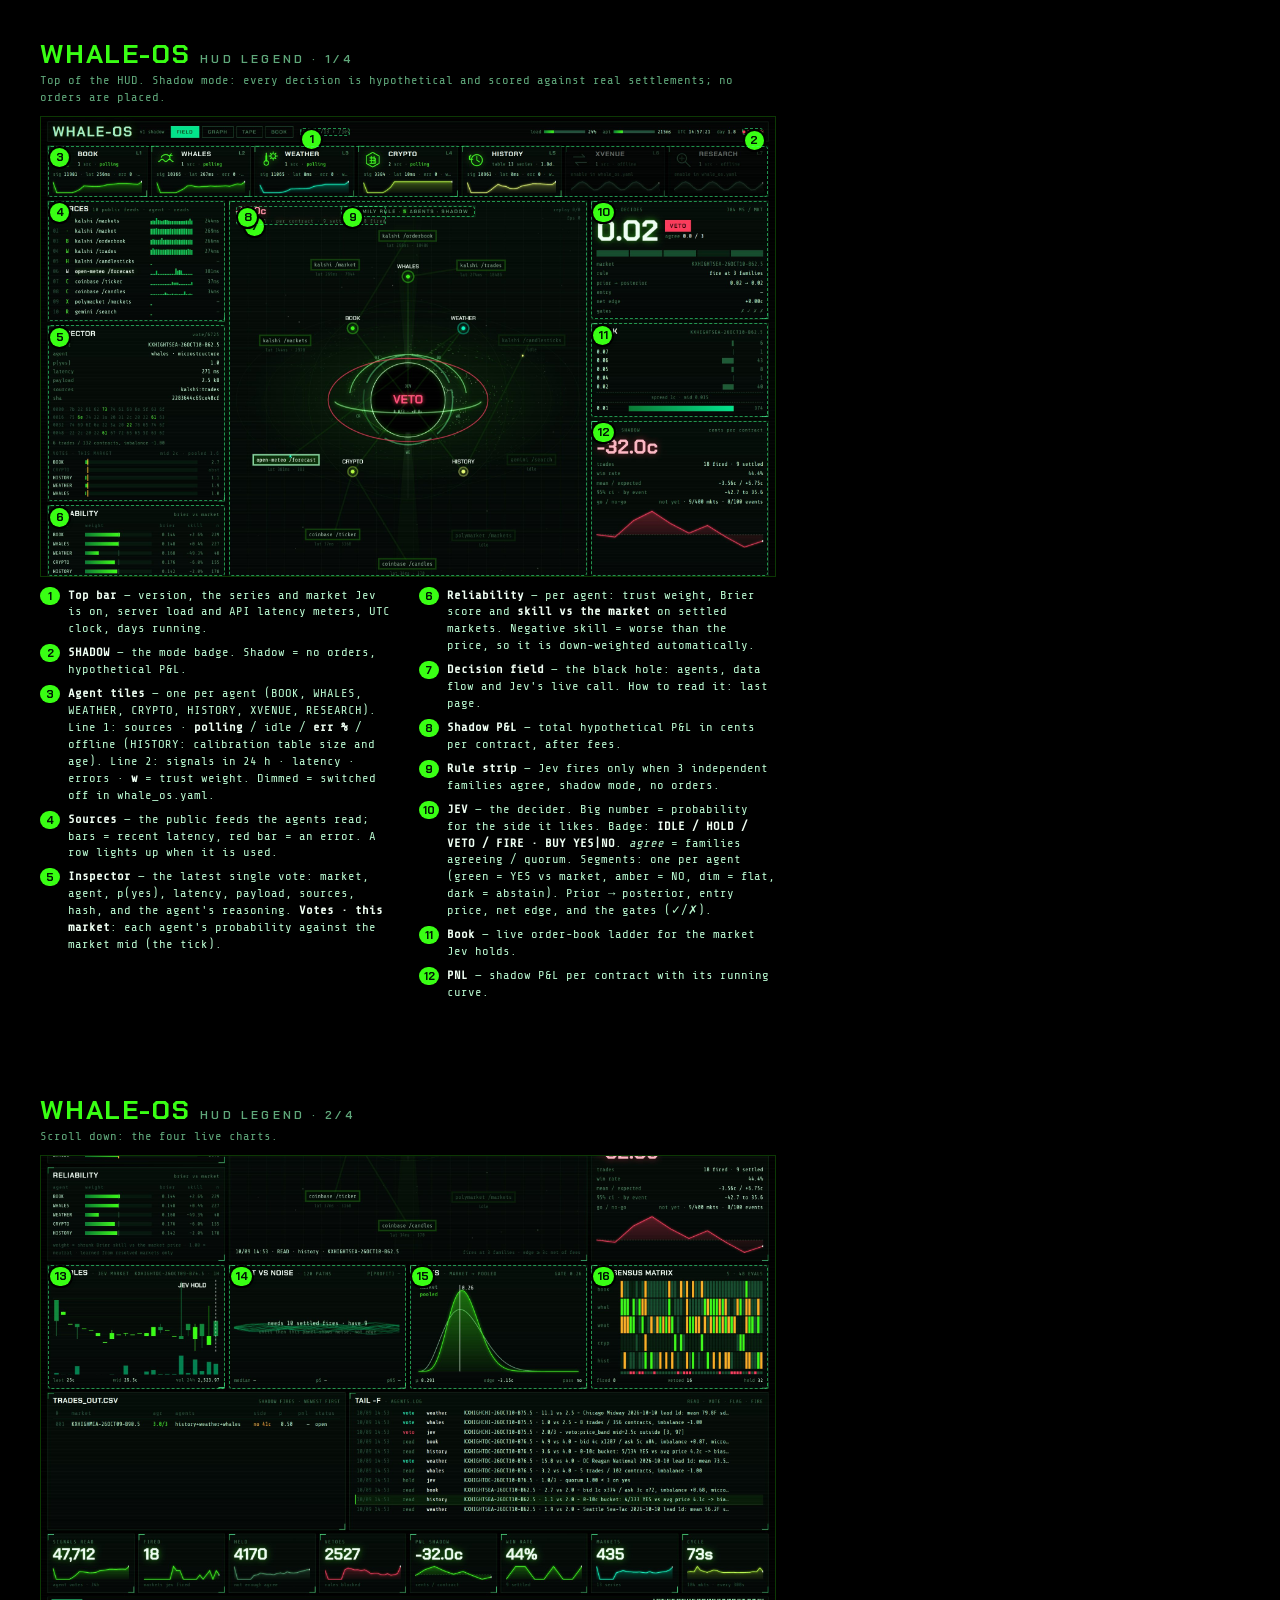
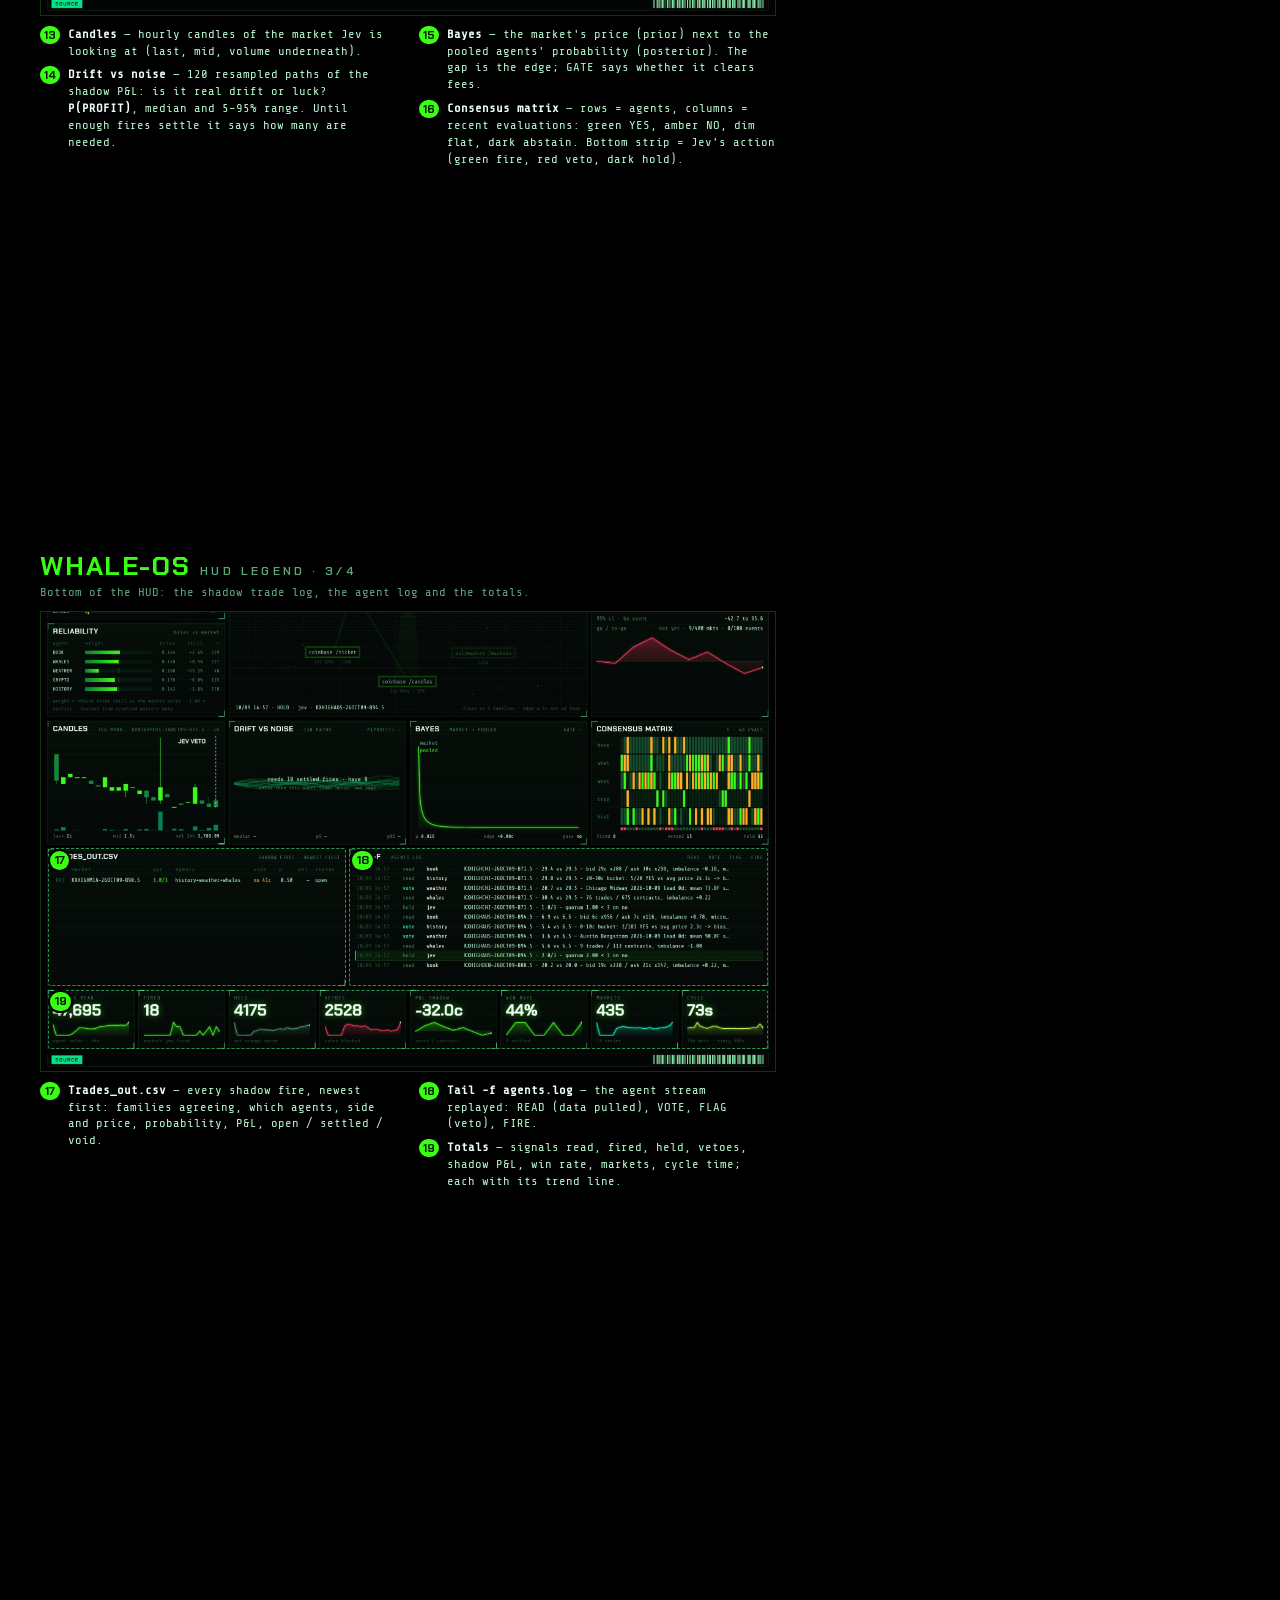
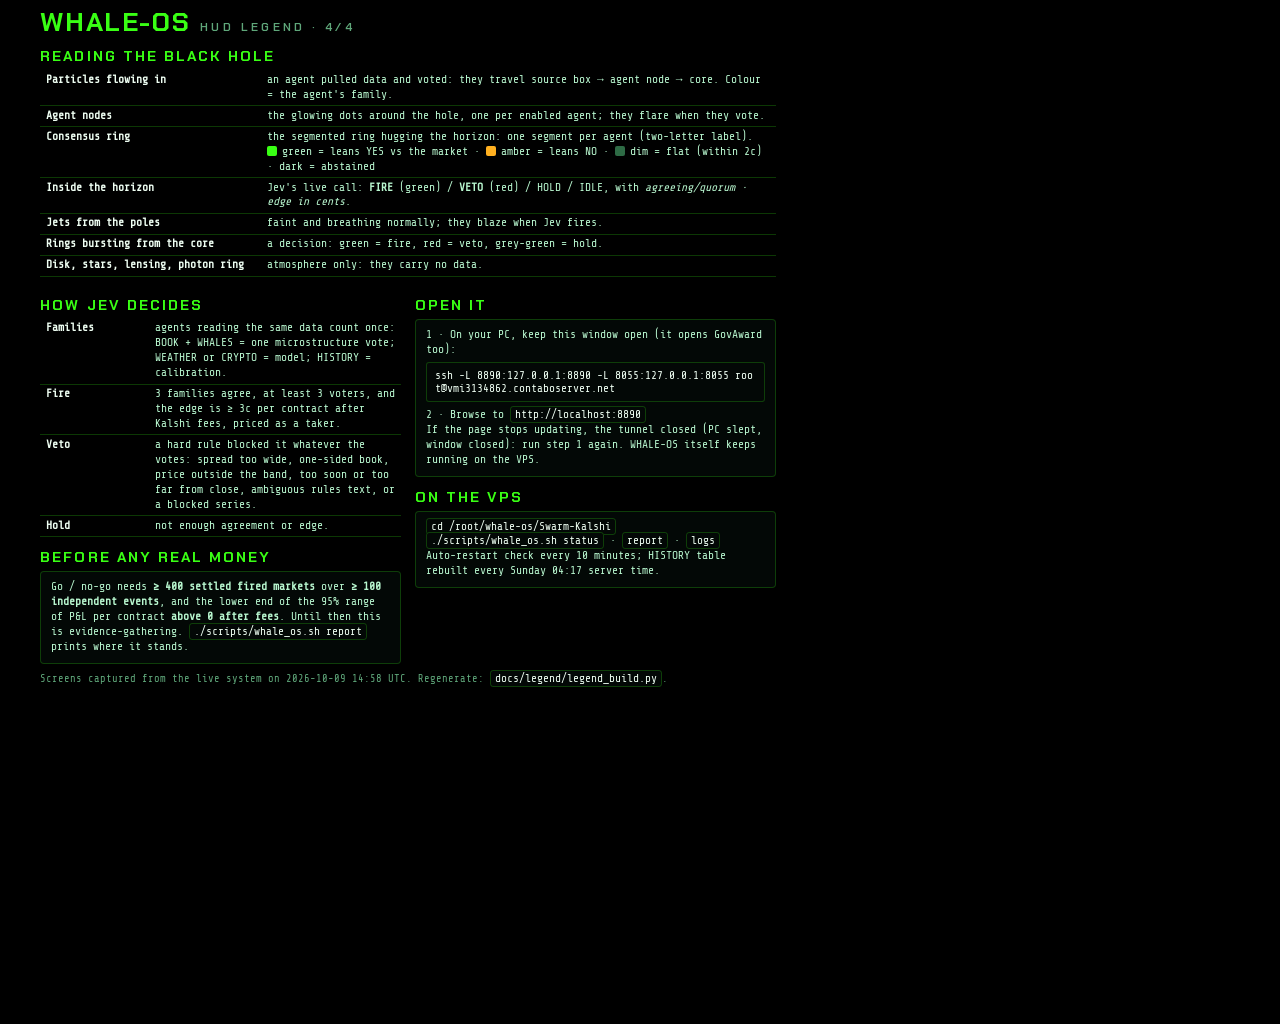
<file: Swarm-Kalshi/docs/legend/WHALE_OS_LEGEND.html>
<!doctype html><html lang="en"><head><meta charset="utf-8"><title>WHALE-OS legend</title>
<link href="https://fonts.googleapis.com/css2?family=Chakra+Petch:wght@600;700&family=Share+Tech+Mono&display=swap" rel="stylesheet"><style>
@page { size: Letter; margin: 0; }
* { box-sizing: border-box; }
html { background: #000000; }
body { margin: 0; font: 9.2pt/1.38 'Share Tech Mono', monospace; color: #b8f7cf; background: #000000;
  -webkit-print-color-adjust: exact; print-color-adjust: exact; }
.page { width: 8.5in; height: 11in; padding: 0.42in; overflow: hidden; background: #000000;
  page-break-after: always; break-after: page; }
.ref { font-size: 8.5pt; line-height: 1.32; }
.ref td, .ref th { padding: 2.5px 6px; }
.ref h2 { margin: 10px 0 4px; }
.page:last-child { page-break-after: auto; break-after: auto; }
h1 { font: 700 20pt/1.05 'Chakra Petch', sans-serif; letter-spacing: .06em; margin: 0; color: #39ff14; }
h1 small { font: 600 9pt 'Chakra Petch', sans-serif; letter-spacing: .28em; color: #5fa77a; margin-left: 10px; }
h2 { font: 700 11pt 'Chakra Petch', sans-serif; letter-spacing: .14em; text-transform: uppercase; margin: 14px 0 6px; color: #39ff14; }
.lede { color: #5fa77a; margin: 4px 0 10px; }
.shot { position: relative; border: 1px solid rgba(57,255,20,.22); }
.shot img { display: block; width: 100%; }
.box { position: absolute; border: 1px dashed rgba(57,255,136,.55); border-radius: 3px; }
.mk { position: absolute; transform: translate(-2px,-2px); min-width: 19px; height: 19px; padding: 0 4px; border-radius: 10px;
  background: #39ff14; color: #001a05; font: 700 9pt/19px 'Chakra Petch', sans-serif; text-align: center;
  box-shadow: 0 0 0 2px #000000, 0 1px 4px rgba(0,0,0,.6); }
ol.key { columns: 2; column-gap: 22px; margin: 10px 0 0; padding: 0; list-style: none; }
ol.key li { break-inside: avoid; margin: 0 0 7px; padding-left: 28px; position: relative; }
ol.key li .n { position: absolute; left: 0; top: 0; min-width: 20px; height: 18px; border-radius: 9px; background: #39ff14;
  color: #001a05; font: 700 8.5pt/18px 'Chakra Petch', sans-serif; text-align: center; }
ol.key li b { color: #efFFf3; }
table { width: 100%; border-collapse: collapse; margin: 2px 0 8px; }
td, th { text-align: left; vertical-align: top; padding: 4px 7px; border-bottom: 1px solid rgba(57,255,20,.22); }
th { font: 700 8pt 'Chakra Petch', sans-serif; letter-spacing: .12em; text-transform: uppercase; color: #5fa77a; }
td:first-child { width: 30%; font-weight: 600; color: #efFFf3; }
.grid2 { display: grid; grid-template-columns: 1fr 1fr; gap: 14px; }
.box2 { border: 1px solid rgba(57,255,20,.22); padding: 8px 10px; border-radius: 4px; background: #030806; }
code { font: 8.4pt 'Share Tech Mono', monospace; background: #030806; border: 1px solid rgba(57,255,20,.22); padding: 1px 4px; border-radius: 3px; color: #efFFf3; }
.cmd { display: block; margin: 4px 0 6px; padding: 6px 8px; white-space: pre-wrap; word-break: break-all; }
.sw { display: inline-block; width: 10px; height: 10px; vertical-align: -1px; margin-right: 5px; border-radius: 2px; }
.foot { color: #5fa77a; font-size: 7.8pt; margin-top: 8px; }
</style></head><body><section class="page">
  <h1>WHALE-OS<small>HUD LEGEND · 1/4</small></h1>
  <p class="lede">Top of the HUD. Shadow mode: every decision is hypothetical and scored against real settlements; no orders are placed.</p>
  <div class="shot"><img src="WHALE_OS_view1.jpg" alt="Top of the HUD. Shadow mode: every decision is hypothetical and scored against real settlements; no orders are placed."><i class="box" style="left:35.22%;top:2.33%;width:6.89%;height:1.74%"></i><b class="mk" style="left:35.85%;top:3.33%">1</b><i class="box" style="left:95.55%;top:2.40%;width:2.89%;height:1.59%"></i><b class="mk" style="left:96.17%;top:3.40%">2</b><i class="box" style="left:0.88%;top:6.20%;width:98.25%;height:11.19%"></i><b class="mk" style="left:1.50%;top:7.20%">3</b><i class="box" style="left:0.88%;top:18.19%;width:24.19%;height:26.39%"></i><b class="mk" style="left:1.50%;top:19.19%">4</b><i class="box" style="left:0.88%;top:45.39%;width:24.19%;height:38.43%"></i><b class="mk" style="left:1.50%;top:46.39%">5</b><i class="box" style="left:0.88%;top:84.62%;width:24.19%;height:15.38%"></i><b class="mk" style="left:1.50%;top:85.62%">6</b><i class="box" style="left:25.56%;top:18.19%;width:48.88%;height:81.81%"></i><b class="mk" style="left:28.06%;top:22.19%">7</b><i class="box" style="left:26.50%;top:19.29%;width:20.46%;height:4.14%"></i><b class="mk" style="left:27.12%;top:20.29%">8</b><i class="box" style="left:40.81%;top:19.29%;width:18.38%;height:2.50%"></i><b class="mk" style="left:41.44%;top:20.29%">9</b><i class="box" style="left:74.94%;top:18.19%;width:24.19%;height:25.93%"></i><b class="mk" style="left:75.56%;top:19.19%">10</b><i class="box" style="left:74.94%;top:44.92%;width:24.19%;height:20.49%"></i><b class="mk" style="left:75.56%;top:45.92%">11</b><i class="box" style="left:74.94%;top:66.21%;width:24.19%;height:33.79%"></i><b class="mk" style="left:75.56%;top:67.21%">12</b></div>
  <ol class="key"><li><span class="n">1</span><b>Top bar</b> — version, the series and market Jev is on, server load and API latency meters, UTC clock, days running.</li><li><span class="n">2</span><b>SHADOW</b> — the mode badge. Shadow = no orders, hypothetical P&L.</li><li><span class="n">3</span><b>Agent tiles</b> — one per agent (BOOK, WHALES, WEATHER, CRYPTO, HISTORY, XVENUE, RESEARCH). Line 1: sources · <b>polling</b> / idle / <b>err %</b> / offline (HISTORY: calibration table size and age). Line 2: signals in 24 h · latency · errors · <b>w</b> = trust weight. Dimmed = switched off in whale_os.yaml.</li><li><span class="n">4</span><b>Sources</b> — the public feeds the agents read; bars = recent latency, red bar = an error. A row lights up when it is used.</li><li><span class="n">5</span><b>Inspector</b> — the latest single vote: market, agent, p(yes), latency, payload, sources, hash, and the agent's reasoning. <b>Votes · this market</b>: each agent's probability against the market mid (the tick).</li><li><span class="n">6</span><b>Reliability</b> — per agent: trust weight, Brier score and <b>skill vs the market</b> on settled markets. Negative skill = worse than the price, so it is down-weighted automatically.</li><li><span class="n">7</span><b>Decision field</b> — the black hole: agents, data flow and Jev's live call. How to read it: last page.</li><li><span class="n">8</span><b>Shadow P&L</b> — total hypothetical P&L in cents per contract, after fees.</li><li><span class="n">9</span><b>Rule strip</b> — Jev fires only when 3 independent families agree, shadow mode, no orders.</li><li><span class="n">10</span><b>JEV</b> — the decider. Big number = probability for the side it likes. Badge: <b>IDLE / HOLD / VETO / FIRE · BUY YES|NO</b>. <i>agree</i> = families agreeing / quorum. Segments: one per agent (green = YES vs market, amber = NO, dim = flat, dark = abstain). Prior → posterior, entry price, net edge, and the gates (✓/✗).</li><li><span class="n">11</span><b>Book</b> — live order-book ladder for the market Jev holds.</li><li><span class="n">12</span><b>PNL</b> — shadow P&L per contract with its running curve.</li></ol>
</section><section class="page">
  <h1>WHALE-OS<small>HUD LEGEND · 2/4</small></h1>
  <p class="lede">Scroll down: the four live charts.</p>
  <div class="shot"><img src="WHALE_OS_view2.jpg" alt="Scroll down: the four live charts."><i class="box" style="left:0.88%;top:23.71%;width:24.19%;height:27.00%"></i><b class="mk" style="left:1.50%;top:24.71%">13</b><i class="box" style="left:25.56%;top:23.71%;width:24.19%;height:27.00%"></i><b class="mk" style="left:26.19%;top:24.71%">14</b><i class="box" style="left:50.25%;top:23.71%;width:24.19%;height:27.00%"></i><b class="mk" style="left:50.87%;top:24.71%">15</b><i class="box" style="left:74.94%;top:23.71%;width:24.19%;height:27.00%"></i><b class="mk" style="left:75.56%;top:24.71%">16</b></div>
  <ol class="key"><li><span class="n">13</span><b>Candles</b> — hourly candles of the market Jev is looking at (last, mid, volume underneath).</li><li><span class="n">14</span><b>Drift vs noise</b> — 120 resampled paths of the shadow P&L: is it real drift or luck? <b>P(PROFIT)</b>, median and 5–95% range. Until enough fires settle it says how many are needed.</li><li><span class="n">15</span><b>Bayes</b> — the market's price (prior) next to the pooled agents' probability (posterior). The gap is the edge; GATE says whether it clears fees.</li><li><span class="n">16</span><b>Consensus matrix</b> — rows = agents, columns = recent evaluations: green YES, amber NO, dim flat, dark abstain. Bottom strip = Jev's action (green fire, red veto, dark hold).</li></ol>
</section><section class="page">
  <h1>WHALE-OS<small>HUD LEGEND · 3/4</small></h1>
  <p class="lede">Bottom of the HUD: the shadow trade log, the agent log and the totals.</p>
  <div class="shot"><img src="WHALE_OS_view3.jpg" alt="Bottom of the HUD: the shadow trade log, the agent log and the totals."><i class="box" style="left:0.88%;top:51.51%;width:40.65%;height:30.00%"></i><b class="mk" style="left:1.50%;top:52.51%">17</b><i class="box" style="left:42.02%;top:51.51%;width:57.10%;height:30.00%"></i><b class="mk" style="left:42.65%;top:52.51%">18</b><i class="box" style="left:0.88%;top:82.31%;width:98.25%;height:12.93%"></i><b class="mk" style="left:1.50%;top:83.31%">19</b></div>
  <ol class="key"><li><span class="n">17</span><b>Trades_out.csv</b> — every shadow fire, newest first: families agreeing, which agents, side and price, probability, P&L, open / settled / void.</li><li><span class="n">18</span><b>Tail -f agents.log</b> — the agent stream replayed: READ (data pulled), VOTE, FLAG (veto), FIRE.</li><li><span class="n">19</span><b>Totals</b> — signals read, fired, held, vetoes, shadow P&L, win rate, markets, cycle time; each with its trend line.</li></ol>
</section><section class="page ref">
  <h1>WHALE-OS<small>HUD LEGEND · 4/4</small></h1>
  
<h2>Reading the black hole</h2>
<table>
<tr><td>Particles flowing in</td><td>an agent pulled data and voted: they travel source box → agent node → core. Colour = the agent's family.</td></tr>
<tr><td>Agent nodes</td><td>the glowing dots around the hole, one per enabled agent; they flare when they vote.</td></tr>
<tr><td>Consensus ring</td><td>the segmented ring hugging the horizon: one segment per agent (two-letter label). <span class="sw" style="background:#39ff14"></span>green = leans YES vs the market · <span class="sw" style="background:#ffb020"></span>amber = leans NO · <span class="sw" style="background:#2e6b45"></span>dim = flat (within 2c) · dark = abstained</td></tr>
<tr><td>Inside the horizon</td><td>Jev's live call: <b>FIRE</b> (green) / <b>VETO</b> (red) / HOLD / IDLE, with <i>agreeing/quorum · edge in cents</i>.</td></tr>
<tr><td>Jets from the poles</td><td>faint and breathing normally; they blaze when Jev fires.</td></tr>
<tr><td>Rings bursting from the core</td><td>a decision: green = fire, red = veto, grey-green = hold.</td></tr>
<tr><td>Disk, stars, lensing, photon ring</td><td>atmosphere only: they carry no data.</td></tr>
</table>
<div class="grid2">
<div>
<h2>How Jev decides</h2>
<table>
<tr><td>Families</td><td>agents reading the same data count once: BOOK + WHALES = one microstructure vote; WEATHER or CRYPTO = model; HISTORY = calibration.</td></tr>
<tr><td>Fire</td><td>3 families agree, at least 3 voters, and the edge is ≥ 3c per contract after Kalshi fees, priced as a taker.</td></tr>
<tr><td>Veto</td><td>a hard rule blocked it whatever the votes: spread too wide, one-sided book, price outside the band, too soon or too far from close, ambiguous rules text, or a blocked series.</td></tr>
<tr><td>Hold</td><td>not enough agreement or edge.</td></tr>
</table>
<h2>Before any real money</h2>
<div class="box2">Go / no-go needs <b>≥ 400 settled fired markets</b> over <b>≥ 100 independent events</b>, and the lower end of the 95% range of P&amp;L per contract <b>above 0 after fees</b>. Until then this is evidence-gathering. <code>./scripts/whale_os.sh report</code> prints where it stands.</div>
</div>
<div>
<h2>Open it</h2>
<div class="box2">1 · On your PC, keep this window open (it opens GovAward too):
<code class="cmd">ssh -L 8890:127.0.0.1:8890 -L 8055:127.0.0.1:8055 root@vmi3134862.contaboserver.net</code>
2 · Browse to <code>http://localhost:8890</code><br>
If the page stops updating, the tunnel closed (PC slept, window closed): run step 1 again. WHALE-OS itself keeps running on the VPS.</div>
<h2>On the VPS</h2>
<div class="box2"><code>cd /root/whale-os/Swarm-Kalshi</code><br>
<code>./scripts/whale_os.sh status</code> · <code>report</code> · <code>logs</code><br>
Auto-restart check every 10 minutes; HISTORY table rebuilt every Sunday 04:17 server time.</div>
</div>
</div>

  <p class="foot">Screens captured from the live system on 2026-10-09 14:58 UTC. Regenerate: <code>docs/legend/legend_build.py</code>.</p>
</section></body></html>
</file>
